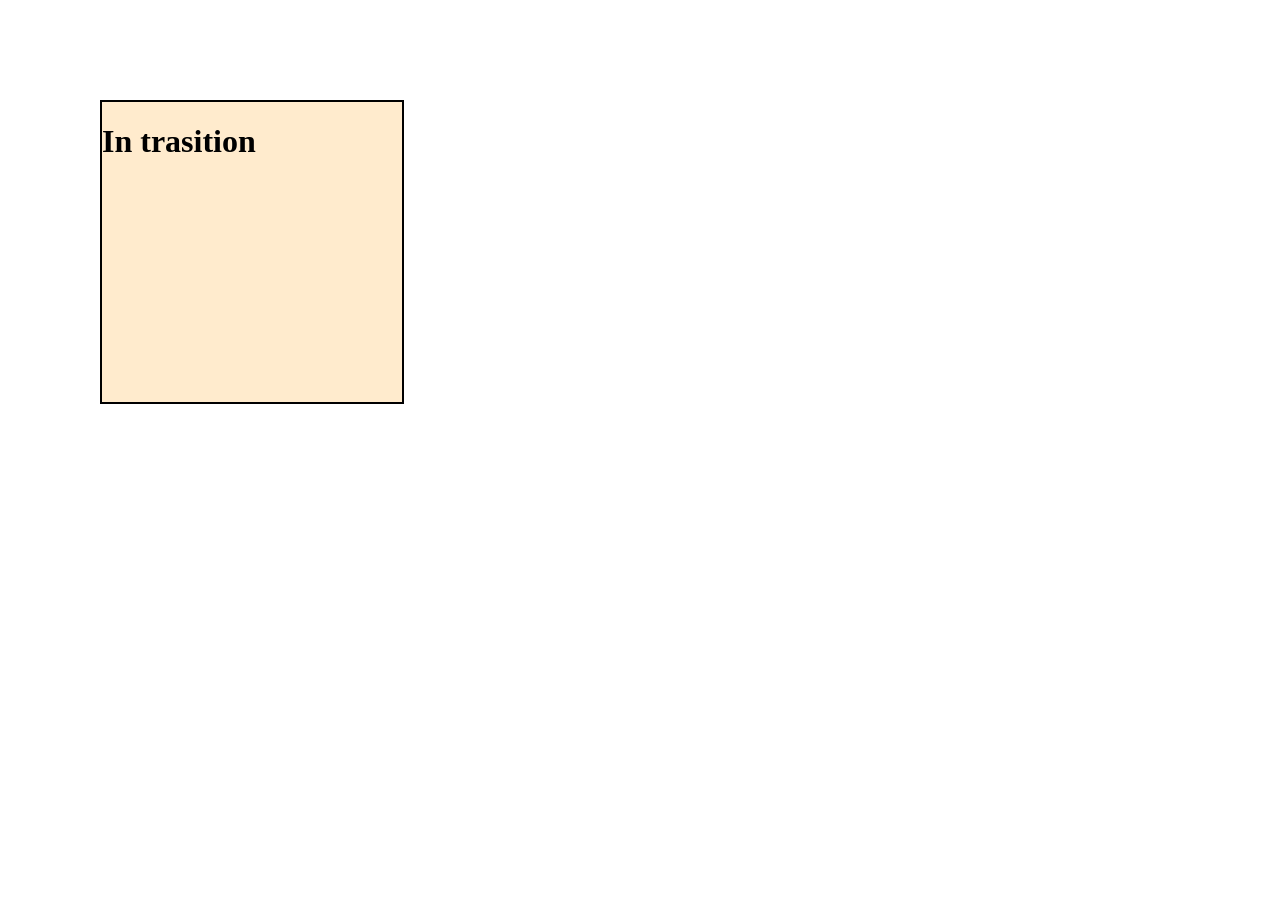
<file: CSS/index/index.html>
<!DOCTYPE html>
<html lang="en">
<head>
    <meta charset="UTF-8">
    <meta name="viewport" content="width=device-width, initial-scale=1.0">
    <title>Document</title>
    <link rel="stylesheet" href="style.css">
</head>
<body>
        <!-- <ul class = "navbar">
            <li><a href="#">Home</a></li>
            <li><a href="#">About us</a></li>
            <li><a href="#">Contact us</a></li>
            <li><a href="#">Help</a></li>
        </ul>
        <div class="outer">
            <div class="inner"></div>
        </div> -->
        <div>
            <h1>In trasition</h1>
        </div>
</body>
</html>
</file>
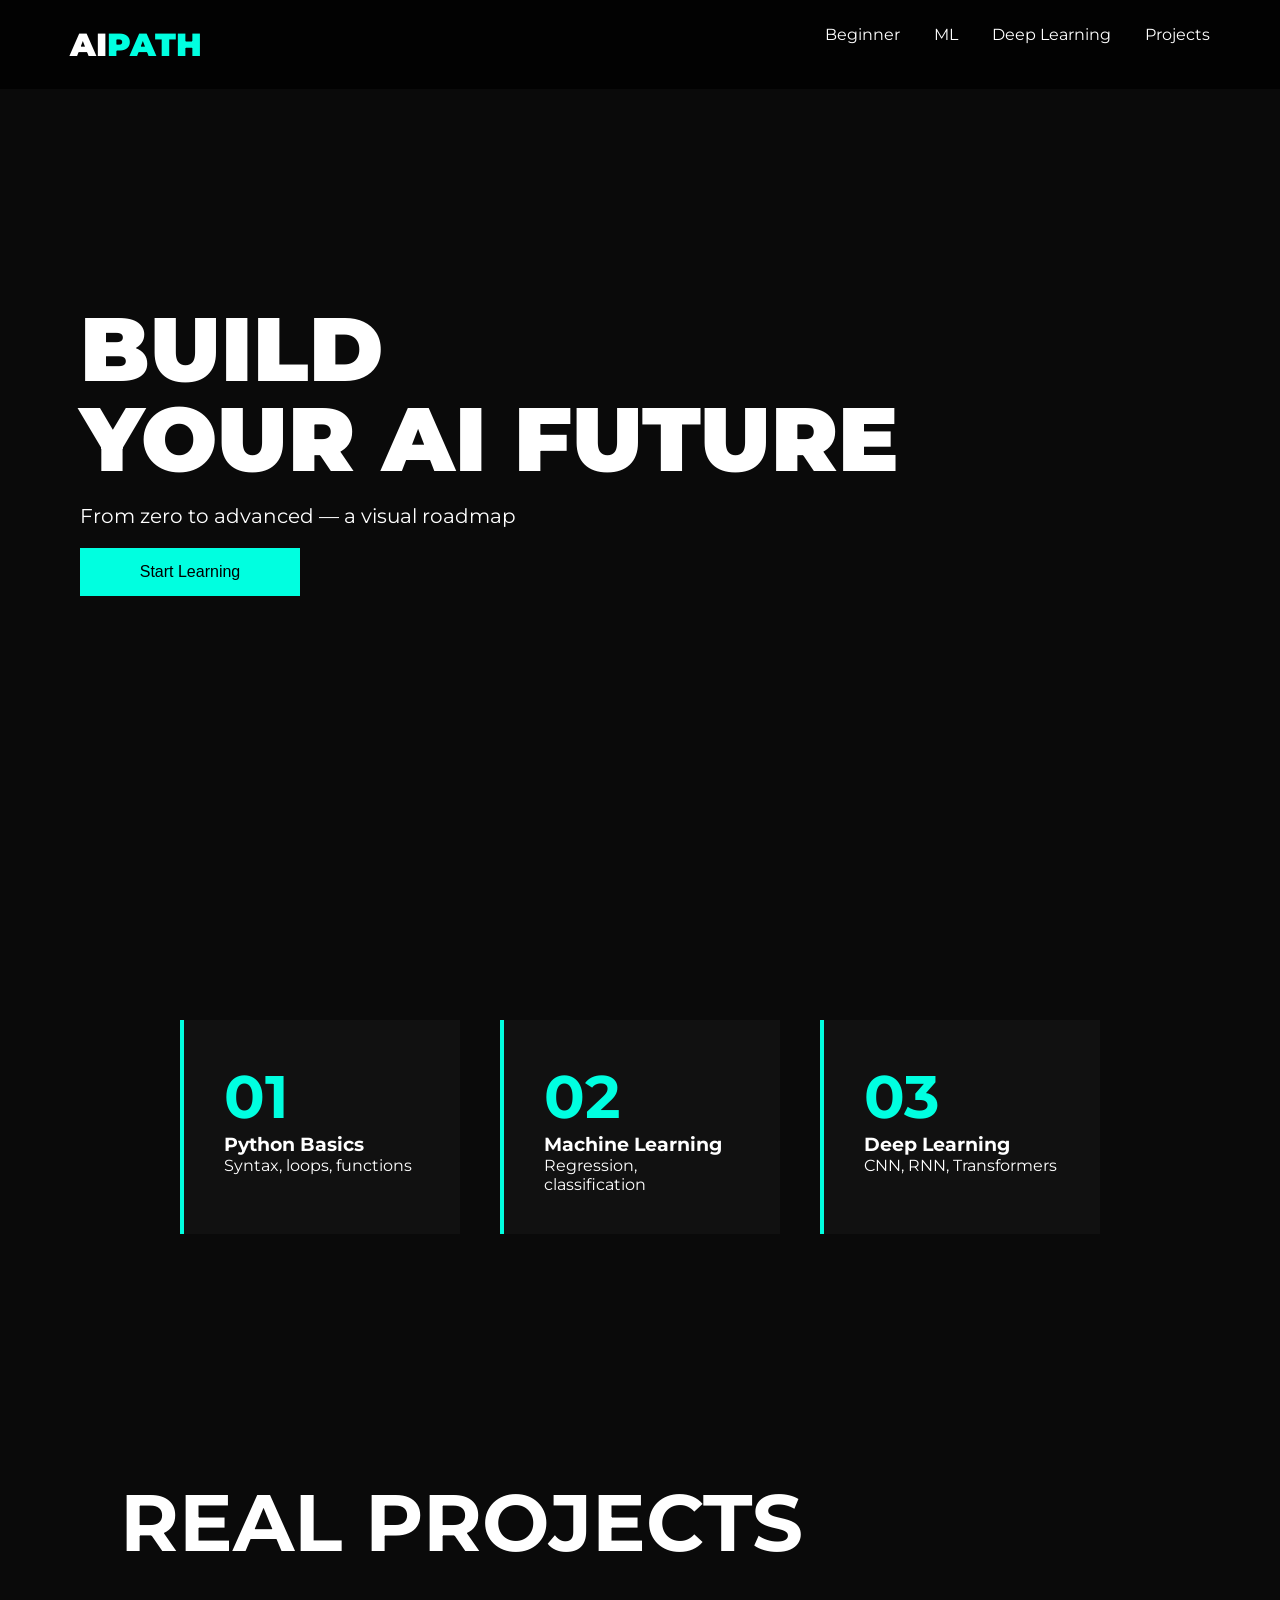
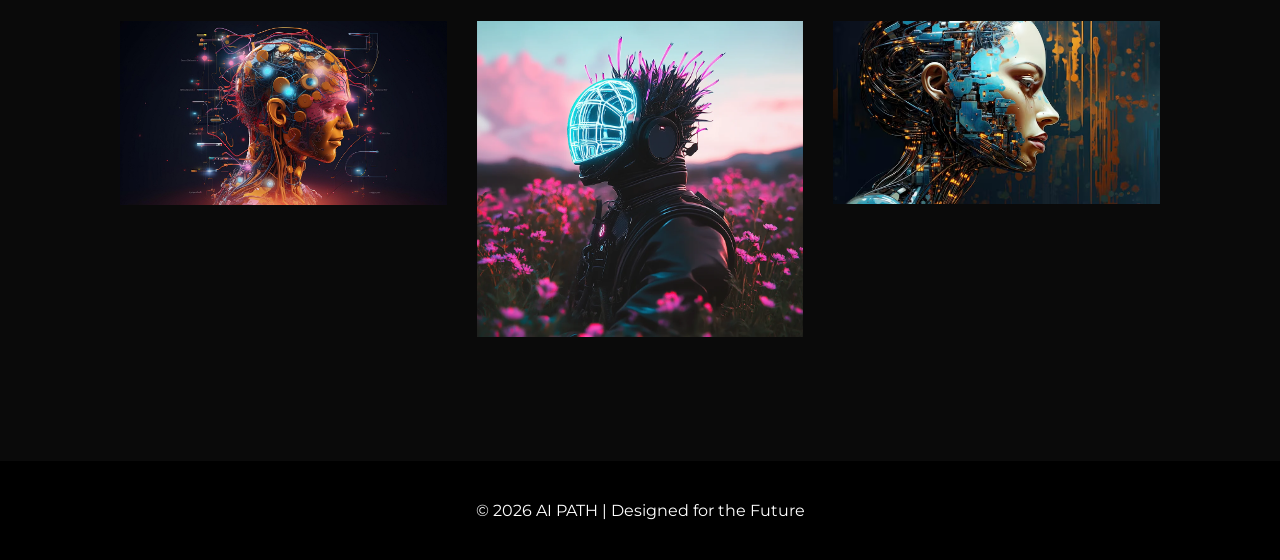
<file: CSS/ai-roadmap/ai-roadmap.html>
<!DOCTYPE html>
<html lang="en">
<head>
  <meta charset="UTF-8">
  <title>AI Roadmap</title>

  <link href="https://fonts.googleapis.com/css2?family=Montserrat:wght@500;700;900&display=swap" rel="stylesheet">
  <link rel="stylesheet" href="ai-roadmap.css">
</head>
<body>

<header>
  <div class="logo">AI<span>PATH</span></div>
  <nav>
    <a href="#">Beginner</a>
    <a href="#">ML</a>
    <a href="#">Deep Learning</a>
    <a href="#">Projects</a>
  </nav>
</header>

<section class="hero">
  <h1>BUILD<br>YOUR AI FUTURE</h1>
  <p>From zero to advanced — a visual roadmap</p>
  <button>Start Learning</button>
</section>

<section class="roadmap">
  <div class="card">
    <h2>01</h2>
    <h3>Python Basics</h3>
    <p>Syntax, loops, functions</p>
  </div>

  <div class="card">
    <h2>02</h2>
    <h3>Machine Learning</h3>
    <p>Regression, classification</p>
  </div>

  <div class="card">
    <h2>03</h2>
    <h3>Deep Learning</h3>
    <p>CNN, RNN, Transformers</p>
  </div>
</section>

<section class="projects">
  <h1>REAL PROJECTS</h1>

  <div class="project-grid">
    <div class="project">
      <img src="AI1.JPG">
      <div class="overlay">Face Recognition</div>
    </div>

    <div class="project">
      <img src="ai2.webp">
      <div class="overlay">Self Driving AI</div>
    </div>

    <div class="project">
      <img src="ai3.avif">
      <div class="overlay">Chatbot NLP</div>
    </div>
  </div>
</section>

<footer>
  <p>© 2026 AI PATH | Designed for the Future</p>
</footer>

</body>
</html>
</file>
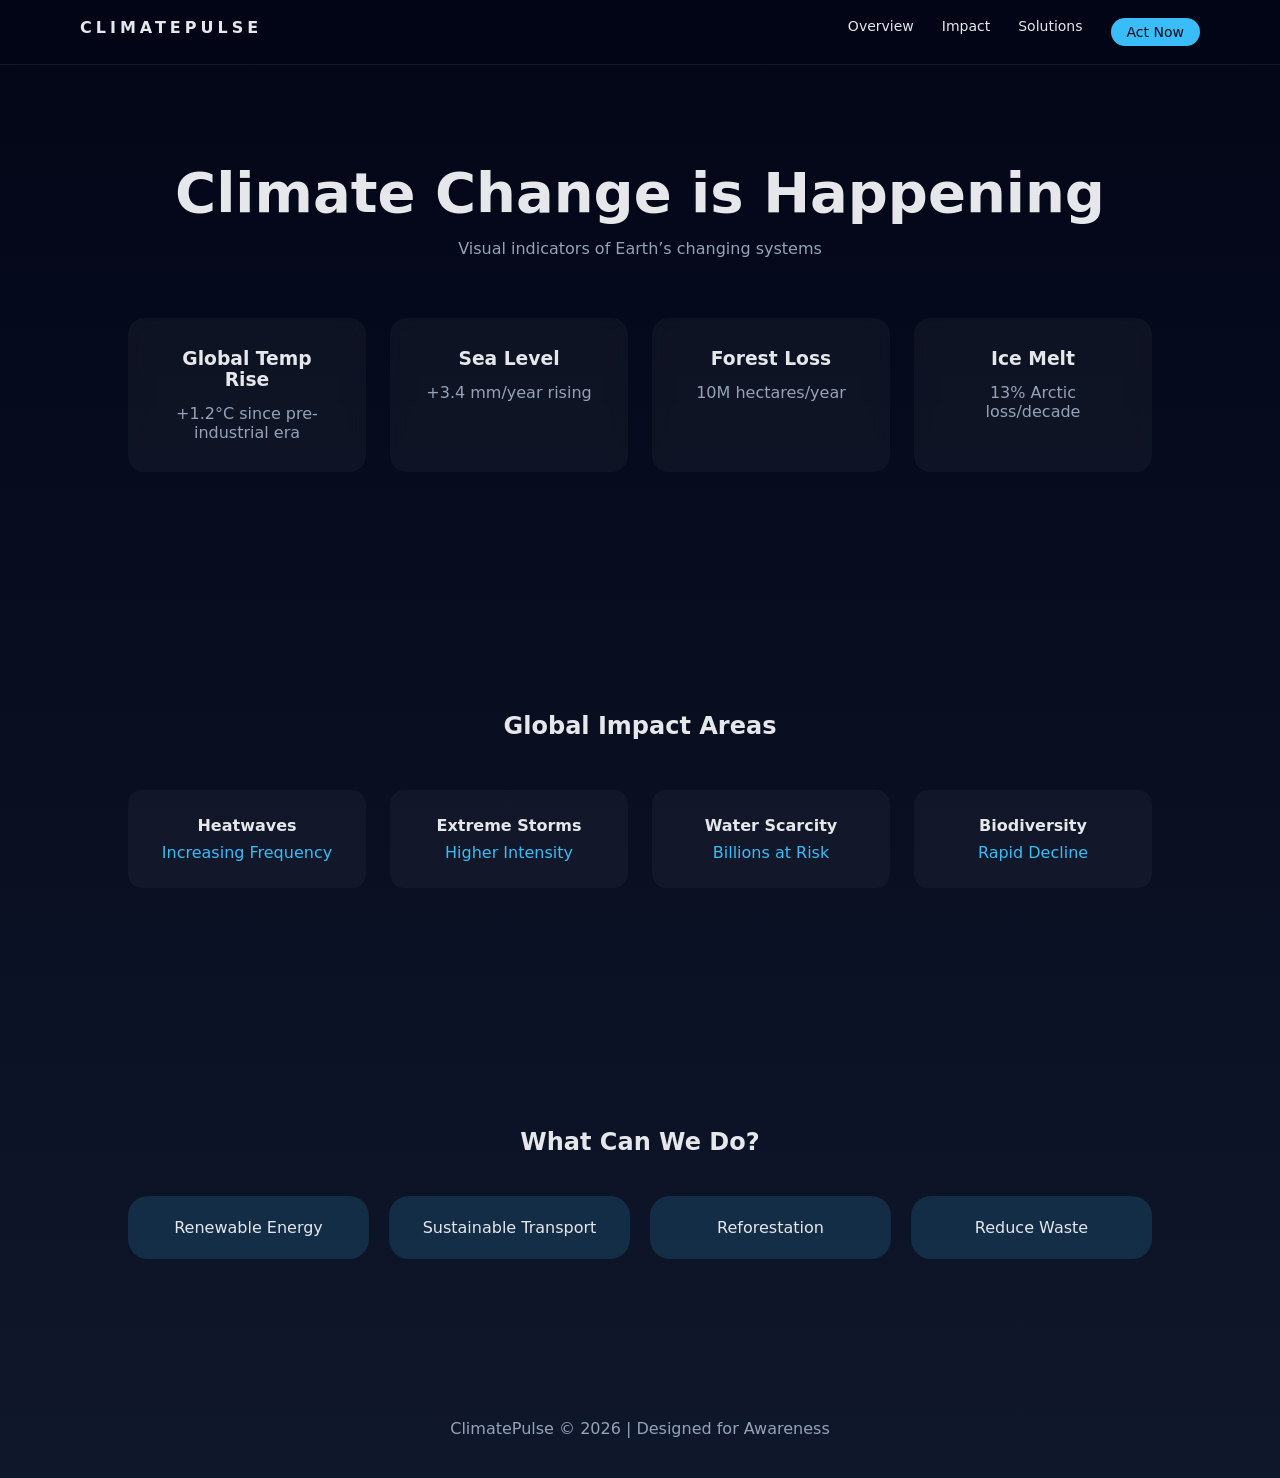
<file: CSS/climate/climate.html>
<!DOCTYPE html>
<html lang="en">
<head>
  <meta charset="UTF-8">
  <title>ClimatePulse Dashboard</title>
  <link rel="stylesheet" href="climate.css">
</head>
<body>

<!-- NAVBAR -->
<nav class="navbar">
  <div class="nav-container">
    <div class="logo">CLIMATEPULSE</div>
    <ul class="nav-links">
      <li>Overview</li>
      <li>Impact</li>
      <li>Solutions</li>
      <li class="btn">Act Now</li>
    </ul>
  </div>
</nav>

<!-- HERO -->
<section class="hero">
  <h1>Climate Change is Happening</h1>
  <p>Visual indicators of Earth’s changing systems</p>

  <div class="status-grid">
    <div class="card">
      <h3>Global Temp Rise</h3>
      <p>+1.2°C since pre-industrial era</p>
    </div>

    <div class="card">
      <h3>Sea Level</h3>
      <p>+3.4 mm/year rising</p>
    </div>

    <div class="card">
      <h3>Forest Loss</h3>
      <p>10M hectares/year</p>
    </div>

    <div class="card">
      <h3>Ice Melt</h3>
      <p>13% Arctic loss/decade</p>
    </div>
  </div>
</section>

<!-- IMPACT SECTION -->
<section class="impact">
  <h2>Global Impact Areas</h2>

  <div class="impact-grid">
    <div class="impact-card">
      <h4>Heatwaves</h4>
      <span>Increasing Frequency</span>
    </div>

    <div class="impact-card">
      <h4>Extreme Storms</h4>
      <span>Higher Intensity</span>
    </div>

    <div class="impact-card">
      <h4>Water Scarcity</h4>
      <span>Billions at Risk</span>
    </div>

    <div class="impact-card">
      <h4>Biodiversity</h4>
      <span>Rapid Decline</span>
    </div>
  </div>
</section>

<!-- SOLUTIONS -->
<section class="solutions">
  <h2>What Can We Do?</h2>

  <div class="solution-grid">
    <div class="solution">Renewable Energy</div>
    <div class="solution">Sustainable Transport</div>
    <div class="solution">Reforestation</div>
    <div class="solution">Reduce Waste</div>
  </div>
</section>

<footer>
  <p>ClimatePulse © 2026 | Designed for Awareness</p>
</footer>

</body>
</html>
</file>
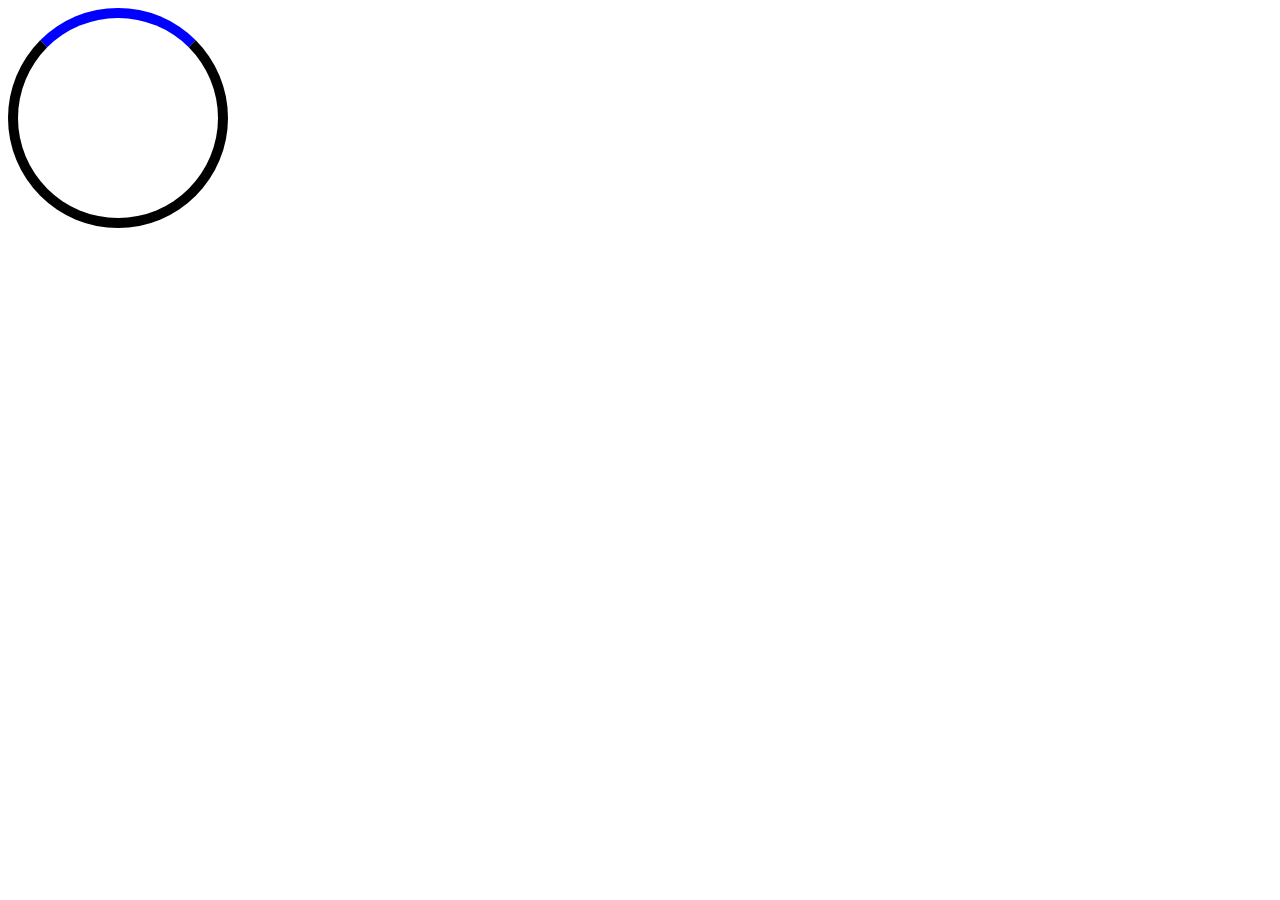
<file: CSS/index/index1.html>
<!DOCTYPE html>
<html lang="en">
<head>
    <meta charset="UTF-8">
    <meta name="viewport" content="width=device-width, initial-scale=1.0">
    <title>Document</title>
    <link rel="stylesheet" href="style1.css">
</head>
<body>
    <div class="loader">
        
    </div>
</body>
</html>
</file>
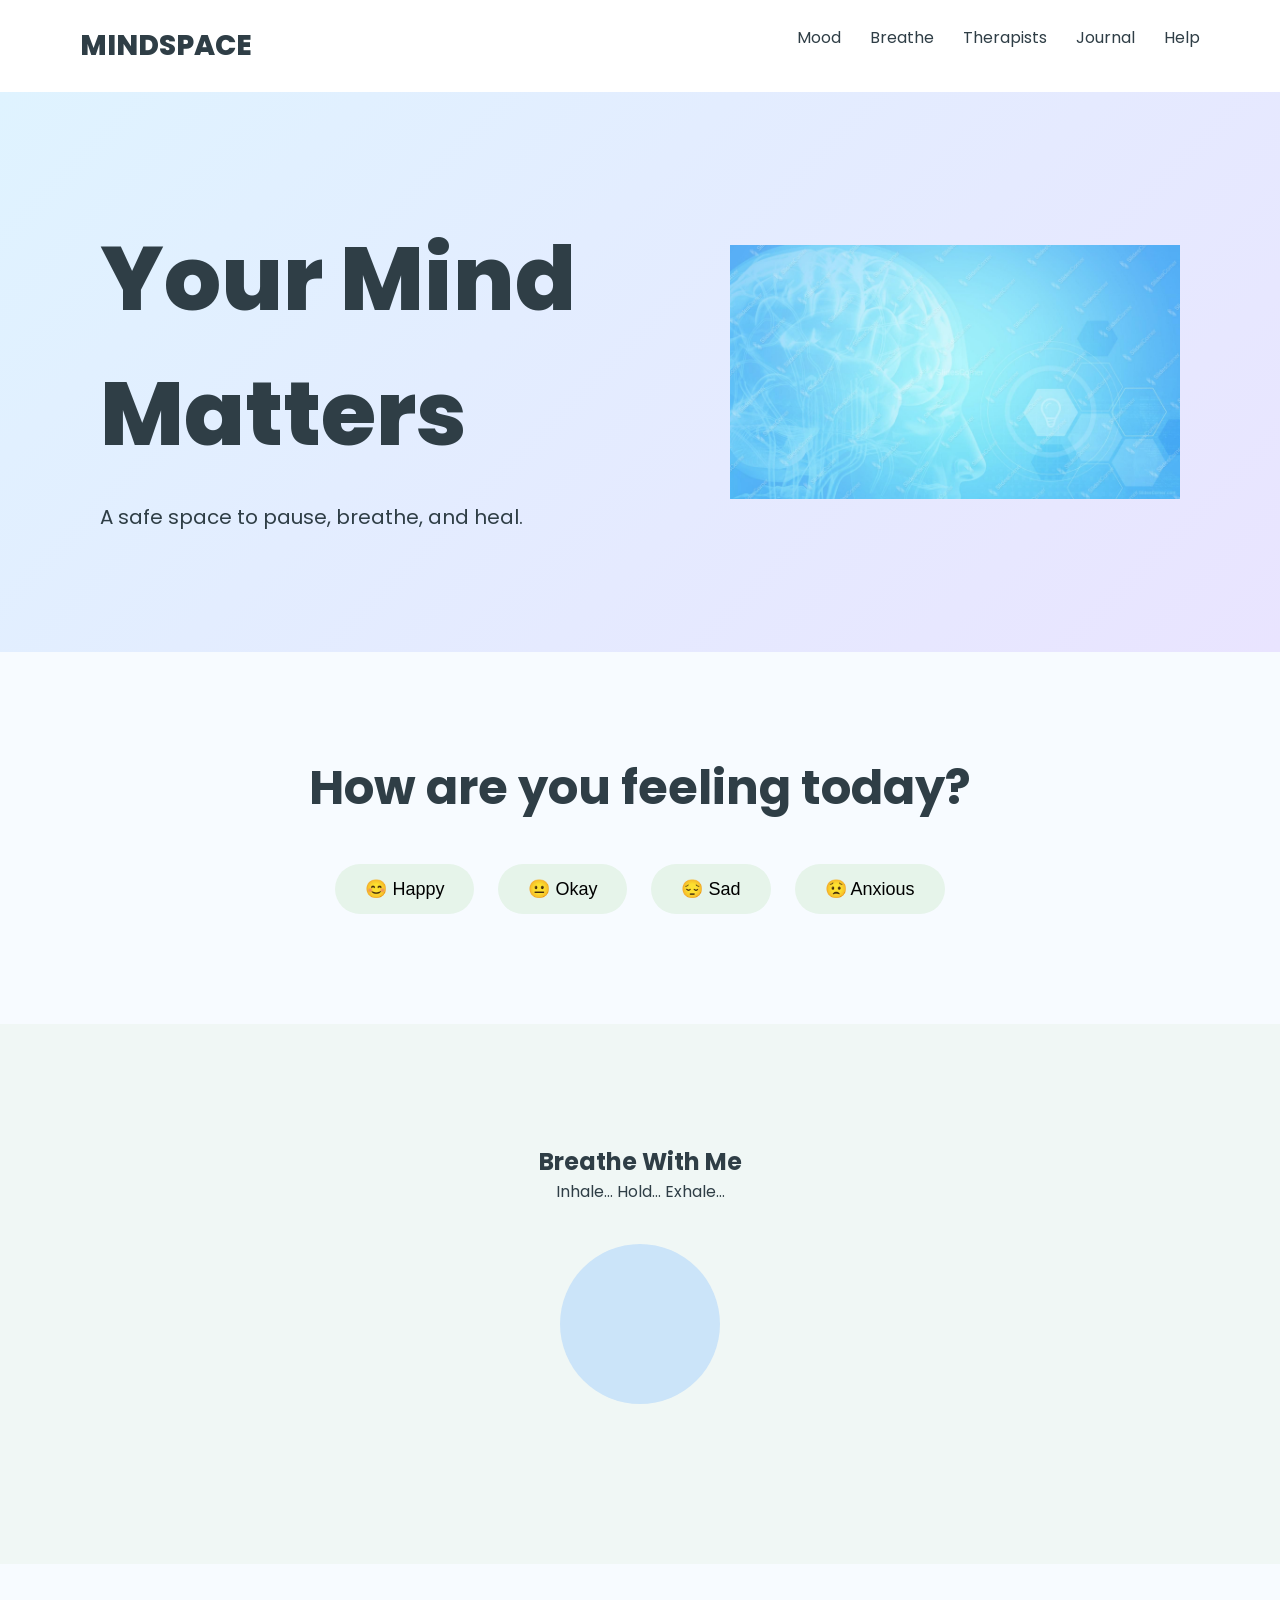
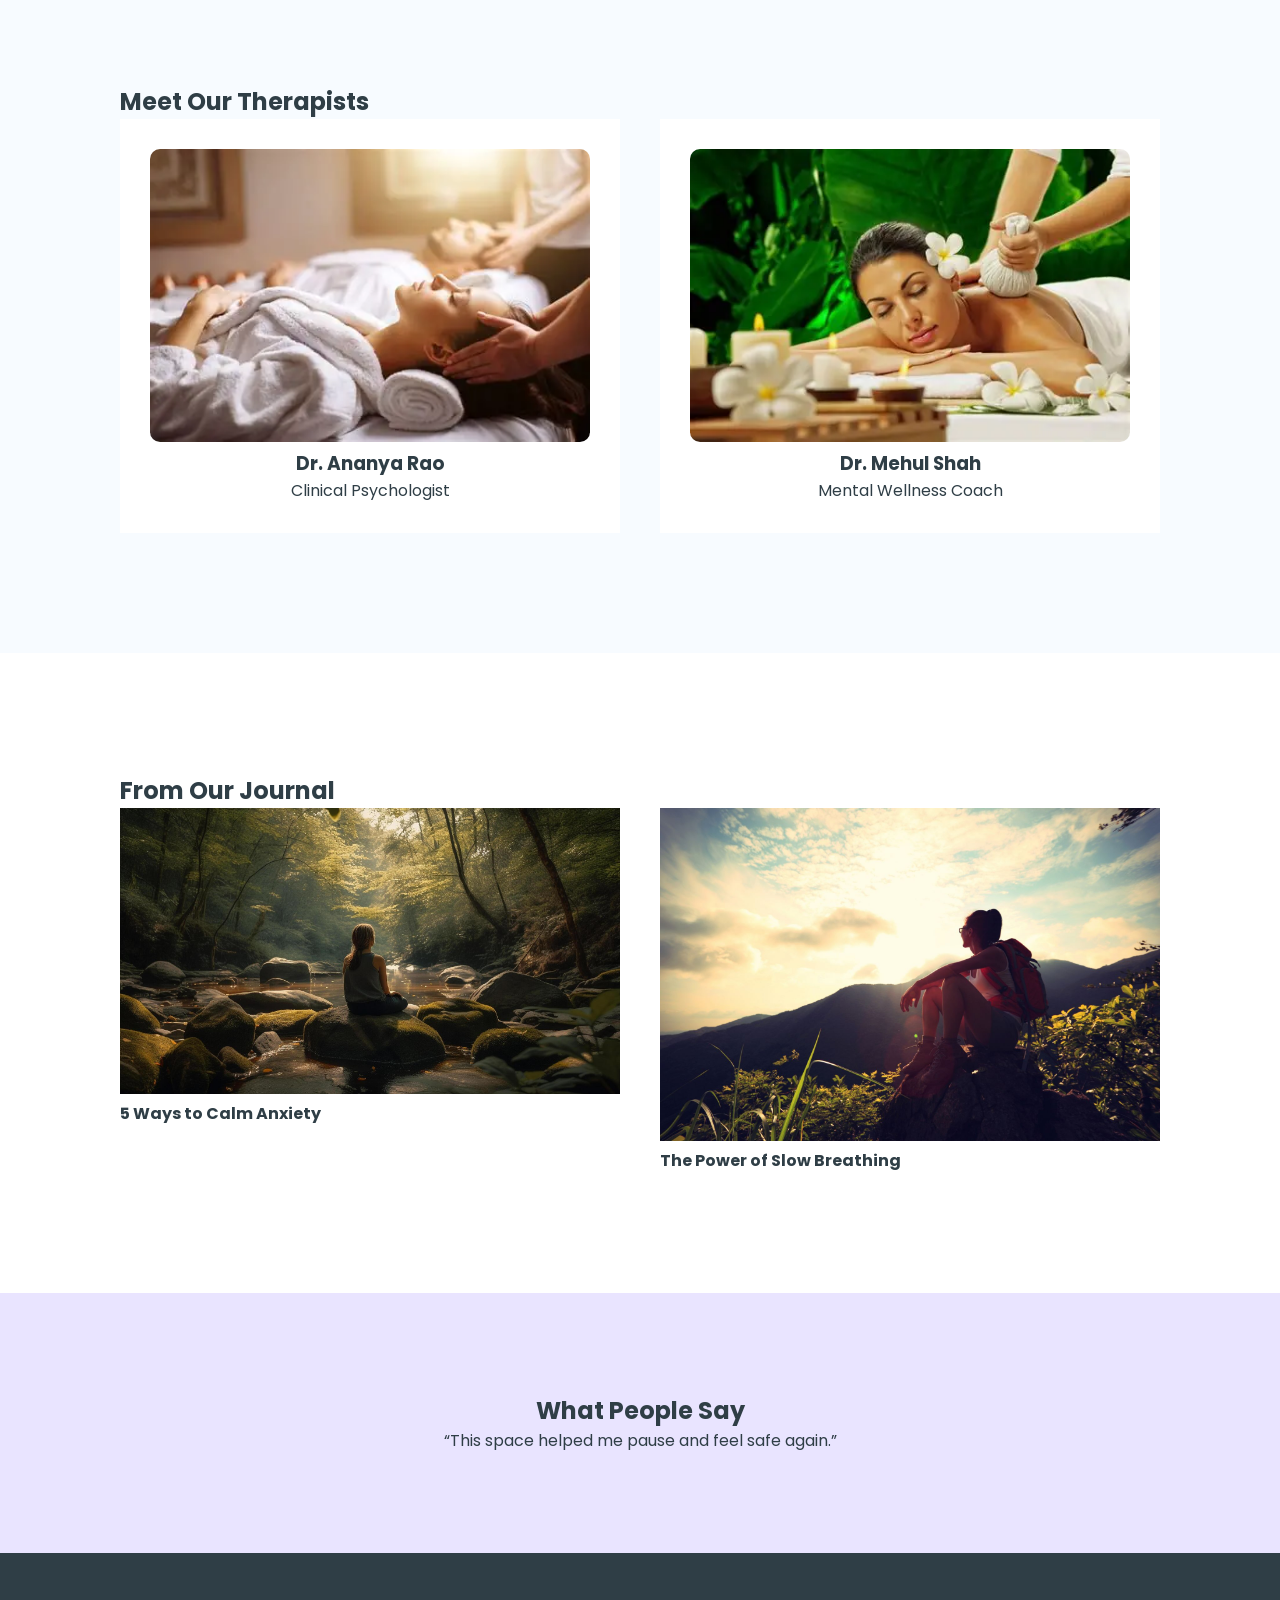
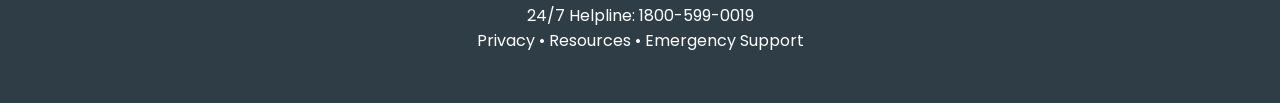
<file: CSS/mentalhealth/mentalhealth.html>
<!DOCTYPE html>
<html lang="en">
<head>
  <meta charset="UTF-8">
  <title>MINDSPACE | Mental Wellness</title>

  <link href="https://fonts.googleapis.com/css2?family=Poppins:wght@400;600;800&display=swap" rel="stylesheet">
  <link rel="stylesheet" href="mentalhealth.css">
</head>
<body>

<!-- HEADER -->
<header>
  <div class="logo">MINDSPACE</div>
  <nav>
    <a href="#">Mood</a>
    <a href="#">Breathe</a>
    <a href="#">Therapists</a>
    <a href="#">Journal</a>
    <a href="#">Help</a>
  </nav>
</header>

<!-- HERO -->
<section class="hero">
  <div class="hero-text">
    <h1>Your Mind Matters</h1>
    <p>A safe space to pause, breathe, and heal.</p>
  </div>
  <img src="hero.jpg" alt="calm illustration">
</section>

<!-- MOOD TRACKER -->
<section class="mood">
  <h2>How are you feeling today?</h2>

  <div class="mood-buttons">
    <button>😊 Happy</button>
    <button>😐 Okay</button>
    <button>😔 Sad</button>
    <button>😟 Anxious</button>
  </div>
</section>

<!-- BREATHING -->
<section class="breathing">
  <h2>Breathe With Me</h2>
  <p>Inhale… Hold… Exhale…</p>

  <div class="circle"></div>
</section>

<!-- THERAPISTS -->
<section class="therapists">
  <h2>Meet Our Therapists</h2>

  <div class="therapist-grid">
    <div class="therapist-card">
      <img src="theraphy1.webp">
      <h3>Dr. Ananya Rao</h3>
      <p>Clinical Psychologist</p>
    </div>

    <div class="therapist-card">
      <img src="theraphy2.webp">
      <h3>Dr. Mehul Shah</h3>
      <p>Mental Wellness Coach</p>
    </div>
  </div>
</section>

<!-- BLOG -->
<section class="blog">
  <h2>From Our Journal</h2>

  <div class="blog-grid">
    <div class="blog-card">
      <img src="nature1.jpg">
      <h4>5 Ways to Calm Anxiety</h4>
    </div>

    <div class="blog-card">
      <img src="nature2.jpg">
      <h4>The Power of Slow Breathing</h4>
    </div>
  </div>
</section>

<!-- TESTIMONIALS -->
<section class="testimonials">
  <h2>What People Say</h2>
  <p>“This space helped me pause and feel safe again.”</p>
</section>

<!-- FOOTER -->
<footer>
  <p>24/7 Helpline: 1800-599-0019</p>
  <p>Privacy • Resources • Emergency Support</p>
</footer>

</body>
</html>
</file>
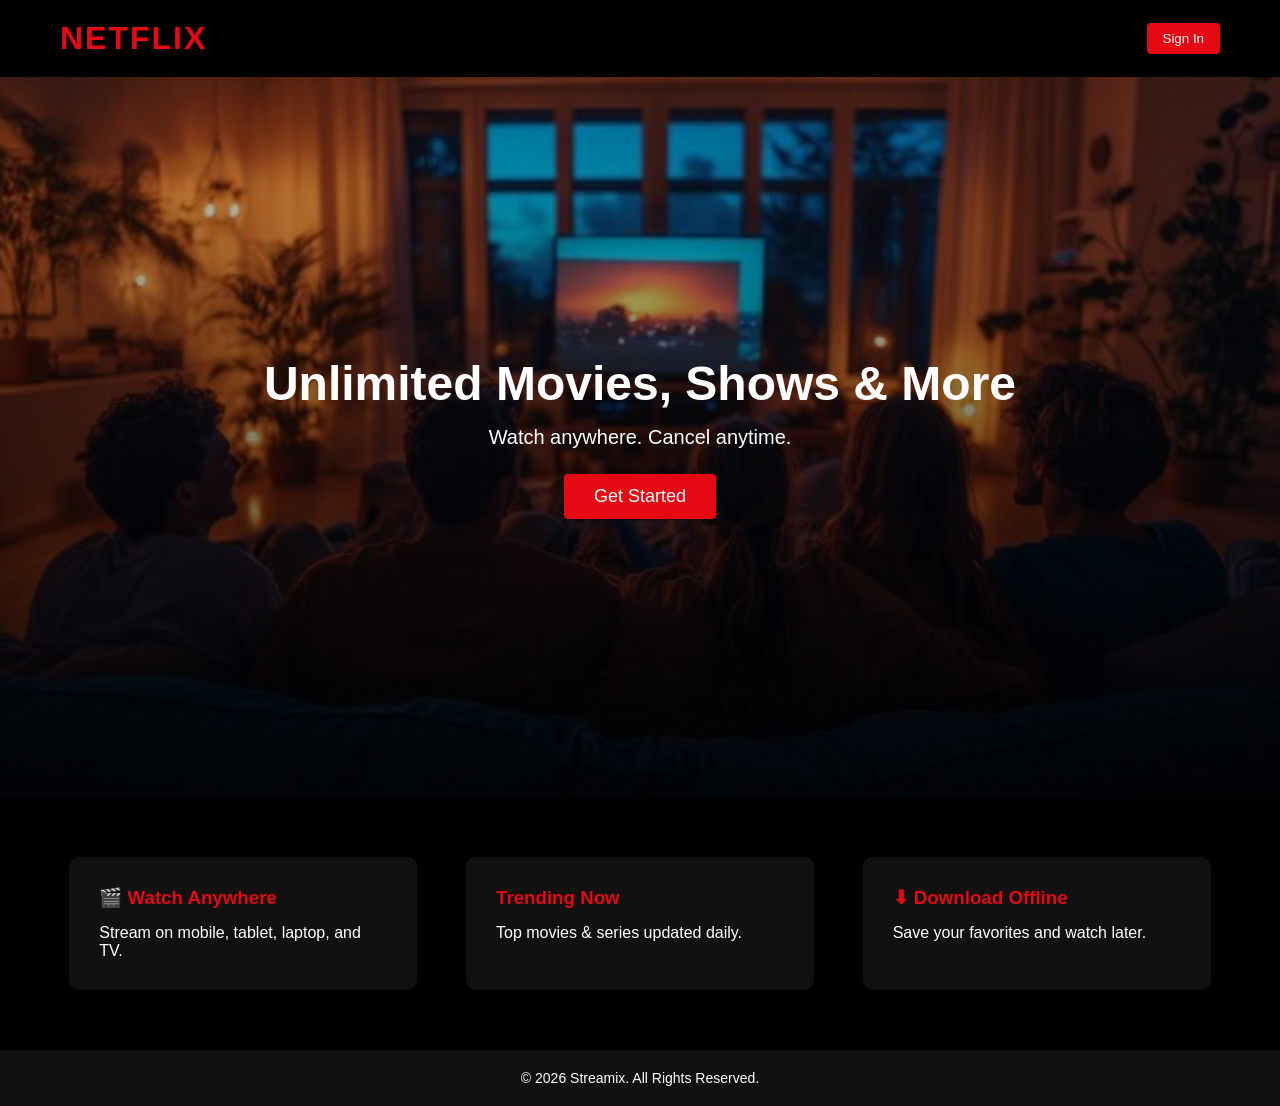
<file: CSS/netflix/netflix.html>
<!DOCTYPE html>
<html lang="en">
<head>
    <meta charset="UTF-8">
    <title>Streamix | Watch Anytime</title>
    <link rel="stylesheet" href="netflix.css">
</head>
<body>

    <!-- Navbar -->
    <header class="navbar">
        <h1 class="logo">NETFLIX</h1>
        <button class="sign-btn">Sign In</button>
    </header>

    <!-- Hero Section -->
    <section class="hero">
        <div class="hero-content">
            <h2>Unlimited Movies, Shows & More</h2>
            <p>Watch anywhere. Cancel anytime.</p>
            <button class="cta-btn">Get Started</button>
        </div>
    </section>

    <!-- Features -->
    <section class="features">
        <div class="card">
            <h3>🎬 Watch Anywhere</h3>
            <p>Stream on mobile, tablet, laptop, and TV.</p>
        </div>

        <div class="card">
            <h3>Trending Now</h3>
            <p>Top movies & series updated daily.</p>
        </div>

        <div class="card">
            <h3>⬇ Download Offline</h3>
            <p>Save your favorites and watch later.</p>
        </div>
    </section>

    <!-- Footer -->
    <footer>
        <p>© 2026 Streamix. All Rights Reserved.</p>
    </footer>

</body>
</html>
</file>
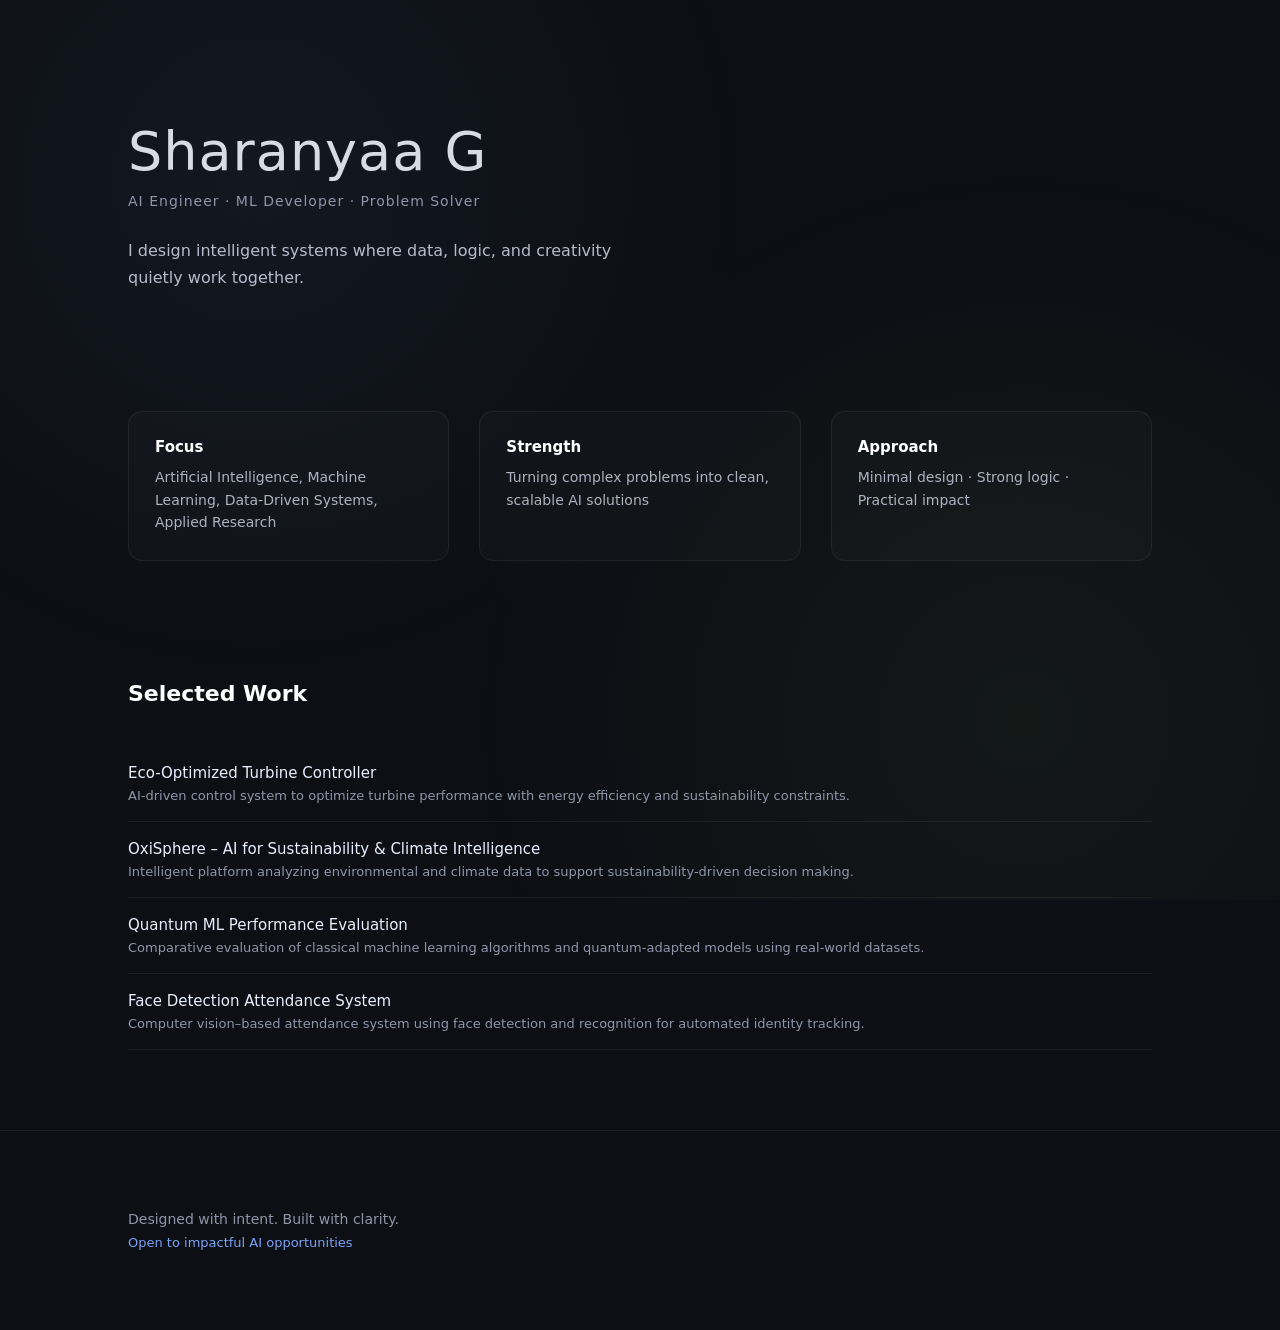
<file: CSS/portfolio/portfolio.html>
<!DOCTYPE html>
<html lang="en">
<head>
  <meta charset="UTF-8">
  <title>Sharanyaa G — AI Engineer</title>
  <link rel="stylesheet" href="portfolio.css">
</head>
<body>

<div class="bg-texture"></div>

<section class="hero">
  <h1>Sharanyaa G </h1>
  <p class="role">AI Engineer · ML Developer · Problem Solver</p>
  <p class="intro">
    I design intelligent systems where data, logic, and creativity quietly work together.
  </p>
</section>

<section class="core">
  <div class="card">
    <h3>Focus</h3>
    <p>Artificial Intelligence, Machine Learning, Data-Driven Systems, Applied Research</p>
  </div>

  <div class="card">
    <h3>Strength</h3>
    <p>Turning complex problems into clean, scalable AI solutions</p>
  </div>

  <div class="card">
    <h3>Approach</h3>
    <p>Minimal design · Strong logic · Practical impact</p>
  </div>
</section>

<section class="work">
  <h2>Selected Work</h2>

  <div class="work-item">
    <span class="title">Eco-Optimized Turbine Controller</span>
    <span class="desc">
      AI-driven control system to optimize turbine performance with energy efficiency
      and sustainability constraints.
    </span>
  </div>

  <div class="work-item">
    <span class="title">OxiSphere – AI for Sustainability & Climate Intelligence</span>
    <span class="desc">
      Intelligent platform analyzing environmental and climate data to support
      sustainability-driven decision making.
    </span>
  </div>

  <div class="work-item">
    <span class="title">Quantum ML Performance Evaluation</span>
    <span class="desc">
      Comparative evaluation of classical machine learning algorithms and
      quantum-adapted models using real-world datasets.
    </span>
  </div>

  <div class="work-item">
    <span class="title">Face Detection Attendance System</span>
    <span class="desc">
      Computer vision–based attendance system using face detection and recognition
      for automated identity tracking.
    </span>
  </div>
</section>

<footer>
  <p>Designed with intent. Built with clarity.</p>
  <span>Open to impactful AI opportunities</span>
</footer>

</body>
</html>
</file>
<file: CSS/index/style.css>
/* div {
    background-color: aqua;
    display: flex;
    justify-content: space-evenly;
}

a {
    text-decoration: none;
    color: black;
    background-color: aquamarine;
}

li {
    list-style-type: none;
    display: inline;
} */
/* .navbar {
    background-color: aquamarine;
    display: flex;
    justify-content: space-evenly;
}
a {
    text-decoration: none;
    color: blue;
}

li {
    list-style-type: none;
    /* background-color: blue; */
 /* }

.outer {
    height: 200px;
    width: 300px;
    background-color: bisque;
    display:flex;
    justify-content: center;
    align-items: center;
}

.inner {
    height: 100px;
    width: 100px;
    background-color: aquamarine;
    
}  */

div {
    height: 300px;
    width: 300px;
    background-color: blanchedalmond;
    border: 2px solid black;
    /* transition-property: all;
    transition-duration: 2s;
    transition-timing-function: ease-in;
    
    transition: all 2s ease-in 1s; */
    
    position: absolute;
    top: 100px;
    left: 100px;
    /* transform: rotate(30deg); */
    /* rotate : z 90deg */
    /* transform: scalex(2); */
    animation-name: colorAnimate;
    animation-duration: 0.09s;
    animation-timing-function: ease-in;
    animation-delay: 1s;
    animation-iteration-count: infinite;

}

@keyframes colorAnimate {
    from { background-color: rebeccapurple;}
    to {background-color: yellow;}
    
}

/* div:hover{ */
    /* background-color: blueviolet;
    color: white;
    font-size: larger;
    transition-delay: 1s; 
    transform: skew(60deg); */

/* } */

/* div:active{
    background-color: pink;
} */


/* @media (max-width : 300px) {
    div {
        background-color: red;
    }
}
@media (min-width : 300px) and (max-width : 400px) {
    div {
        background-color: rgb(183, 255, 0);
    }
}
@media (min-width : 400px) and (max-width : 600px) {
    div {
        background-color: rgb(81, 0, 255);
    }
}
@media (min-width : 600px) {
    div {
        background-color: rgb(255, 0, 195);
    }
} */
</file>
<file: CSS/ai-roadmap/ai-roadmap.css>
* {
  margin: 0;
  padding: 0;
  box-sizing: border-box;
}

body {
  font-family: 'Montserrat', sans-serif;
  background: #0a0a0a;
  color: #fff;
}

/* HEADER */
header {
  display: flex;
  justify-content: space-between;
  padding: 25px 70px;
  position: fixed;
  width: 100%;
  background: rgba(0,0,0,0.8);
}

.logo {
  font-size: 32px;
  font-weight: 900;
}

.logo span {
  color: #00ffe0;
}

nav a {
  margin-left: 30px;
  color: #fff;
  text-decoration: none;
  position: relative;
  transition: 0.3s;
}

nav a:hover {
  color: #00ffe0;
  transform: translateY(-3px);
}

/* HERO */
.hero {
  height: 100vh;
  display: flex;
  flex-direction: column;
  justify-content: center;
  padding-left: 80px;
}

.hero h1 {
  font-size: 90px;
  font-weight: 900;
  line-height: 1;
}

.hero p {
  margin: 20px 0;
  font-size: 20px;
}

.hero button {
  width: 220px;
  padding: 15px;
  font-size: 16px;
  background: #00ffe0;
  border: none;
  cursor: pointer;
  transition: 0.4s;
}

.hero button:hover {
  background: transparent;
  color: #00ffe0;
  border: 2px solid #00ffe0;
  transform: scale(1.1);
}

/* ROADMAP */
.roadmap {
  display: flex;
  justify-content: center;
  gap: 40px;
  padding: 120px;
}

.card {
  width: 280px;
  padding: 40px;
  background: #111;
  transition: 0.4s;
  border-left: 4px solid #00ffe0;
}

.card h2 {
  font-size: 60px;
  color: #00ffe0;
}

.card:hover {
  transform: translateY(-20px) scale(1.05);
  background: #161616;
}

/* PROJECTS */
.projects {
  padding: 120px;
}

.projects h1 {
  font-size: 80px;
  margin-bottom: 50px;
}

.project-grid {
  display: grid;
  grid-template-columns: repeat(3, 1fr);
  gap: 30px;
}

.project {
  position: relative;
  overflow: hidden;
}

.project img {
  width: 100%;
  transition: 0.5s;
}

.project:hover img {
  transform: scale(1.2) rotate(2deg);
}

.overlay {
  position: absolute;
  inset: 0;
  background: rgba(0,255,224,0.8);
  display: flex;
  justify-content: center;
  align-items: center;
  font-size: 26px;
  font-weight: 700;
  color: #000;
  opacity: 0;
  transition: 0.4s;
}

.project:hover .overlay {
  opacity: 1;
}

/* FOOTER */
footer {
  padding: 40px;
  text-align: center;
  background: #000;
}
</file>
<file: CSS/climate/climate.css>
* {
  margin: 0;
  padding: 0;
  box-sizing: border-box;
  font-family: 'Inter', system-ui, sans-serif;
}

body {
  background: linear-gradient(180deg, #020617, #0f172a);
  color: #e5e7eb;
}

/* NAVBAR */
.navbar {
  position: fixed;
  top: 0;
  width: 100%;
  backdrop-filter: blur(12px);
  background: rgba(2,6,23,0.6);
  border-bottom: 1px solid rgba(255,255,255,0.08);
  z-index: 100;
}

.nav-container {
  max-width: 1200px;
  margin: auto;
  padding: 18px 40px;
  display: flex;
  justify-content: space-between;
}

.logo {
  letter-spacing: 4px;
  font-weight: 600;
}

.nav-links {
  list-style: none;
  display: flex;
  gap: 28px;
  font-size: 14px;
}

.nav-links li:hover{
    border: 2px solid white;
}

.btn {
  background: #38bdf8;
  color: #020617;
  padding: 6px 16px;
  border-radius: 20px;
}

/* HERO */
.hero {
  padding: 160px 10% 120px;
  text-align: center;
}

.hero h1 {
  font-size: 56px;
}

.hero p {
  margin-top: 14px;
  color: #94a3b8;
}

/* STATUS CARDS */
.status-grid {
  margin-top: 60px;
  display: grid;
  grid-template-columns: repeat(auto-fit, minmax(220px, 1fr));
  gap: 24px;
}

.card {
  background: rgba(255,255,255,0.04);
  border-radius: 16px;
  padding: 30px;
  backdrop-filter: blur(10px);
  transition: 0.4s ease;
}

.card:hover {
  transform: translateY(-10px);
  box-shadow: 0 0 40px rgba(56,189,248,0.25);
}

/* IMPACT */
.impact {
  padding: 120px 10%;
  text-align: center;
}

.impact-grid {
  margin-top: 50px;
  display: grid;
  grid-template-columns: repeat(auto-fit, minmax(200px,1fr));
  gap: 24px;
}

.impact-card {
  background: rgba(255,255,255,0.03);
  padding: 26px;
  border-radius: 14px;
  transition: 0.3s;
}

.impact-card span {
  display: block;
  margin-top: 8px;
  color: #38bdf8;
}

.impact-card:hover {
  transform: scale(1.05);
}

/* SOLUTIONS */
.solutions {
  padding: 120px 10%;
  text-align: center;
}

.solution-grid {
  margin-top: 40px;
  display: grid;
  grid-template-columns: repeat(auto-fit, minmax(180px,1fr));
  gap: 20px;
}

.solution {
  padding: 22px;
  background: rgba(56,189,248,0.15);
  border-radius: 20px;
  transition: 0.3s;
}

.solution:hover {
  background: rgba(56,189,248,0.3);
}

/* FOOTER */
footer {
  padding: 40px;
  text-align: center;
  color: #94a3b8;
}
</file>
<file: CSS/index/style1.css>
.loader {
    width: 200px;
    height: 200px;
    border-radius: 50%;
    border: 10px solid black;
    border-top: 10px solid blue;
    animation: spin 1s ease-in-out 0s infinite normal;
}

@keyframes spin {
    from {transform: rotate(0deg);}
    to {transform: rotate(360deg);}
    
}
</file>
<file: CSS/mentalhealth/mentalhealth.css>
* {
  margin: 0;
  padding: 0;
  box-sizing: border-box;
}

body {
  font-family: 'Poppins', sans-serif;
  background: #f7fbff;
  color: #2f3e46;
}

/* HEADER */
header {
  display: flex;
  justify-content: space-between;
  padding: 25px 80px;
  background: #ffffff;
}

.logo {
  font-weight: 800;
  font-size: 28px;
}

nav a {
  margin-left: 25px;
  text-decoration: none;
  color: #2f3e46;
  transition: 0.3s;
}

nav a:hover {
  color: #6b9ac4;
  transform: translateY(-2px);
}

/* HERO */
.hero {
  display: flex;
  align-items: center;
  padding: 120px 100px;
  background: linear-gradient(135deg, #dff3ff, #e9e4ff);
}

.hero h1 {
  font-size: 90px;
  font-weight: 800;
}

.hero p {
  font-size: 20px;
  margin-top: 20px;
}

.hero img {
  width: 450px;
  margin-left: 40px;
}

/* MOOD */
.mood {
  padding: 100px;
  text-align: center;
}

.mood h2 {
  font-size: 48px;
  margin-bottom: 30px;
}

.mood-buttons button {
  margin: 10px;
  padding: 14px 30px;
  font-size: 18px;
  border-radius: 30px;
  border: none;
  background: #e6f4ea;
  cursor: pointer;
  transition: 0.3s;
}

.mood-buttons button:hover {
  transform: scale(1.1);
  background: #cdeee0;
}

/* BREATHING */
.breathing {
  padding: 120px;
  text-align: center;
  background: #f0f7f5;
}

.circle {
  width: 160px;
  height: 160px;
  background: #cbe4f9;
  border-radius: 50%;
  margin: 40px auto;
  animation: breathe 6s infinite ease-in-out;
}

@keyframes breathe {
  0% { transform: scale(1); }
  50% { transform: scale(1.4); }
  100% { transform: scale(1); }
}

/* THERAPISTS */
.therapists {
  padding: 120px;
}

.therapist-grid {
  display: flex;
  gap: 40px;
}

.therapist-card {
  background: #fff;
  padding: 30px;
  text-align: center;
  transition: 0.3s;
}

.therapist-card:hover {
  transform: translateY(-10px);
}

.therapist-card img {
  width: 100%;
  border-radius: 10px;
}

/* BLOG */
.blog {
  padding: 120px;
  background: #ffffff;
}

.blog-grid {
  display: grid;
  grid-template-columns: repeat(2, 1fr);
  gap: 40px;
}

.blog-card img {
  width: 100%;
  transition: 0.3s;
}

.blog-card:hover img {
  transform: scale(1.05);
}

/* TESTIMONIALS */
.testimonials {
  padding: 100px;
  text-align: center;
  background: #e9e4ff;
}

/* FOOTER */
footer {
  padding: 50px;
  text-align: center;
  background: #2f3e46;
  color: #fff;
}
</file>
<file: CSS/netflix/netflix.css>
* {
    margin: 0;
    padding: 0;
    box-sizing: border-box;
    font-family: Arial, Helvetica, sans-serif;
}

body {
    background-color: #000;
    color: #fff;
}

/* Navbar */
.navbar {
    display: flex;
    justify-content: space-between;
    align-items: center;
    padding: 20px 60px;
}

.logo {
    color: #e50914;
    font-size: 32px;
    letter-spacing: 2px;
}

.sign-btn {
    background-color: #e50914;
    color: white;
    border: none;
    padding: 8px 16px;
    cursor: pointer;
    border-radius: 4px;
}

.sign-btn:hover{
    border: 2px solid white;
}

/* Hero Section */
.hero {
    height: 80vh;
    background: linear-gradient(to top, rgba(0,0,0,0.8), rgba(0,0,0,0.2)),
                url("back.jpg");
    background-size: cover;
    background-position: center;
    display: flex;
    justify-content: center;
    align-items: center;
    text-align: center;
}

.hero-content h2 {
    font-size: 48px;
    margin-bottom: 15px;
}

.hero-content p {
    font-size: 20px;
    margin-bottom: 25px;
}

.cta-btn {
    background-color: #e50914;
    padding: 12px 30px;
    font-size: 18px;
    border: none;
    color: white;
    border-radius: 4px;
    cursor: pointer;
}

.cta-btn:hover{
    border: 2px solid white;
}


/* Features */
.features {
    display: flex;
    justify-content: space-around;
    padding: 60px;
    gap: 30px;
}

.card {
    background-color: #111;
    padding: 30px;
    border-radius: 10px;
    width: 30%;
    transition: transform 0.3s;
}

.card:hover {
    transform: translateY(-10px);
}

.card h3 {
    margin-bottom: 15px;
    color: #e50914;
}

/* Footer */
footer {
    text-align: center;
    padding: 20px;
    background-color: #111;
    font-size: 14px;
}
</file>
<file: CSS/portfolio/portfolio.css>
* {
  margin: 0;
  padding: 0;
  box-sizing: border-box;
  font-family: 'Inter', system-ui, sans-serif;
}

body {
  background: #0d0f14;
  color: #d7dbe6;
  overflow-x: hidden;
}

/* Desk-like texture */
.bg-texture {
  position: fixed;
  inset: 0;
  background:
    radial-gradient(circle at 20% 20%, rgba(122,162,247,0.06), transparent 40%),
    radial-gradient(circle at 80% 80%, rgba(158,206,106,0.05), transparent 45%);
  z-index: -1;
}

/* HERO */
.hero {
  padding: 120px 10% 80px;
}

.hero h1 {
  font-size: 54px;
  font-weight: 500;
  letter-spacing: 1px;
}

.role {
  margin-top: 10px;
  font-size: 14px;
  color: #8f96aa;
  letter-spacing: 1px;
}

.intro {
  margin-top: 28px;
  max-width: 520px;
  line-height: 1.7;
  color: #b7bccb;
}

/* CORE CARDS */
.core {
  padding: 40px 10%;
  display: grid;
  grid-template-columns: repeat(auto-fit, minmax(240px, 1fr));
  gap: 30px;
}

.card {
  padding: 26px;
  background: rgba(255,255,255,0.02);
  border: 1px solid rgba(255,255,255,0.06);
  border-radius: 14px;
  transition: 0.4s ease;
}

.card:hover {
  transform: translateY(-6px);
  border-color: rgba(122,162,247,0.4);
  box-shadow: 0 0 30px rgba(122,162,247,0.08);
}

.card h3 {
  font-size: 15px;
  margin-bottom: 10px;
  color: #ffffff;
}

.card p {
  font-size: 14px;
  line-height: 1.6;
  color: #aeb3c2;
}

/* WORK */
.work {
  padding: 80px 10%;
}

.work h2 {
  font-size: 22px;
  margin-bottom: 40px;
  color: #ffffff;
}

.work-item {
  padding: 18px 0;
  border-bottom: 1px solid rgba(255,255,255,0.06);
  transition: 0.3s;
}

.work-item:hover {
  padding-left: 10px;
}

.title {
  display: block;
  font-size: 15px;
  color: #eaefff;
}

.desc {
  display: block;
  margin-top: 6px;
  font-size: 13px;
  color: #8f96aa;
}

/* FOOTER */
footer {
  padding: 80px 10%;
  border-top: 1px solid rgba(255,255,255,0.06);
}

footer p {
  font-size: 14px;
  color: #8f96aa;
}

footer span {
  display: block;
  margin-top: 8px;
  font-size: 13px;
  color: #7aa2f7;
}
</file>
